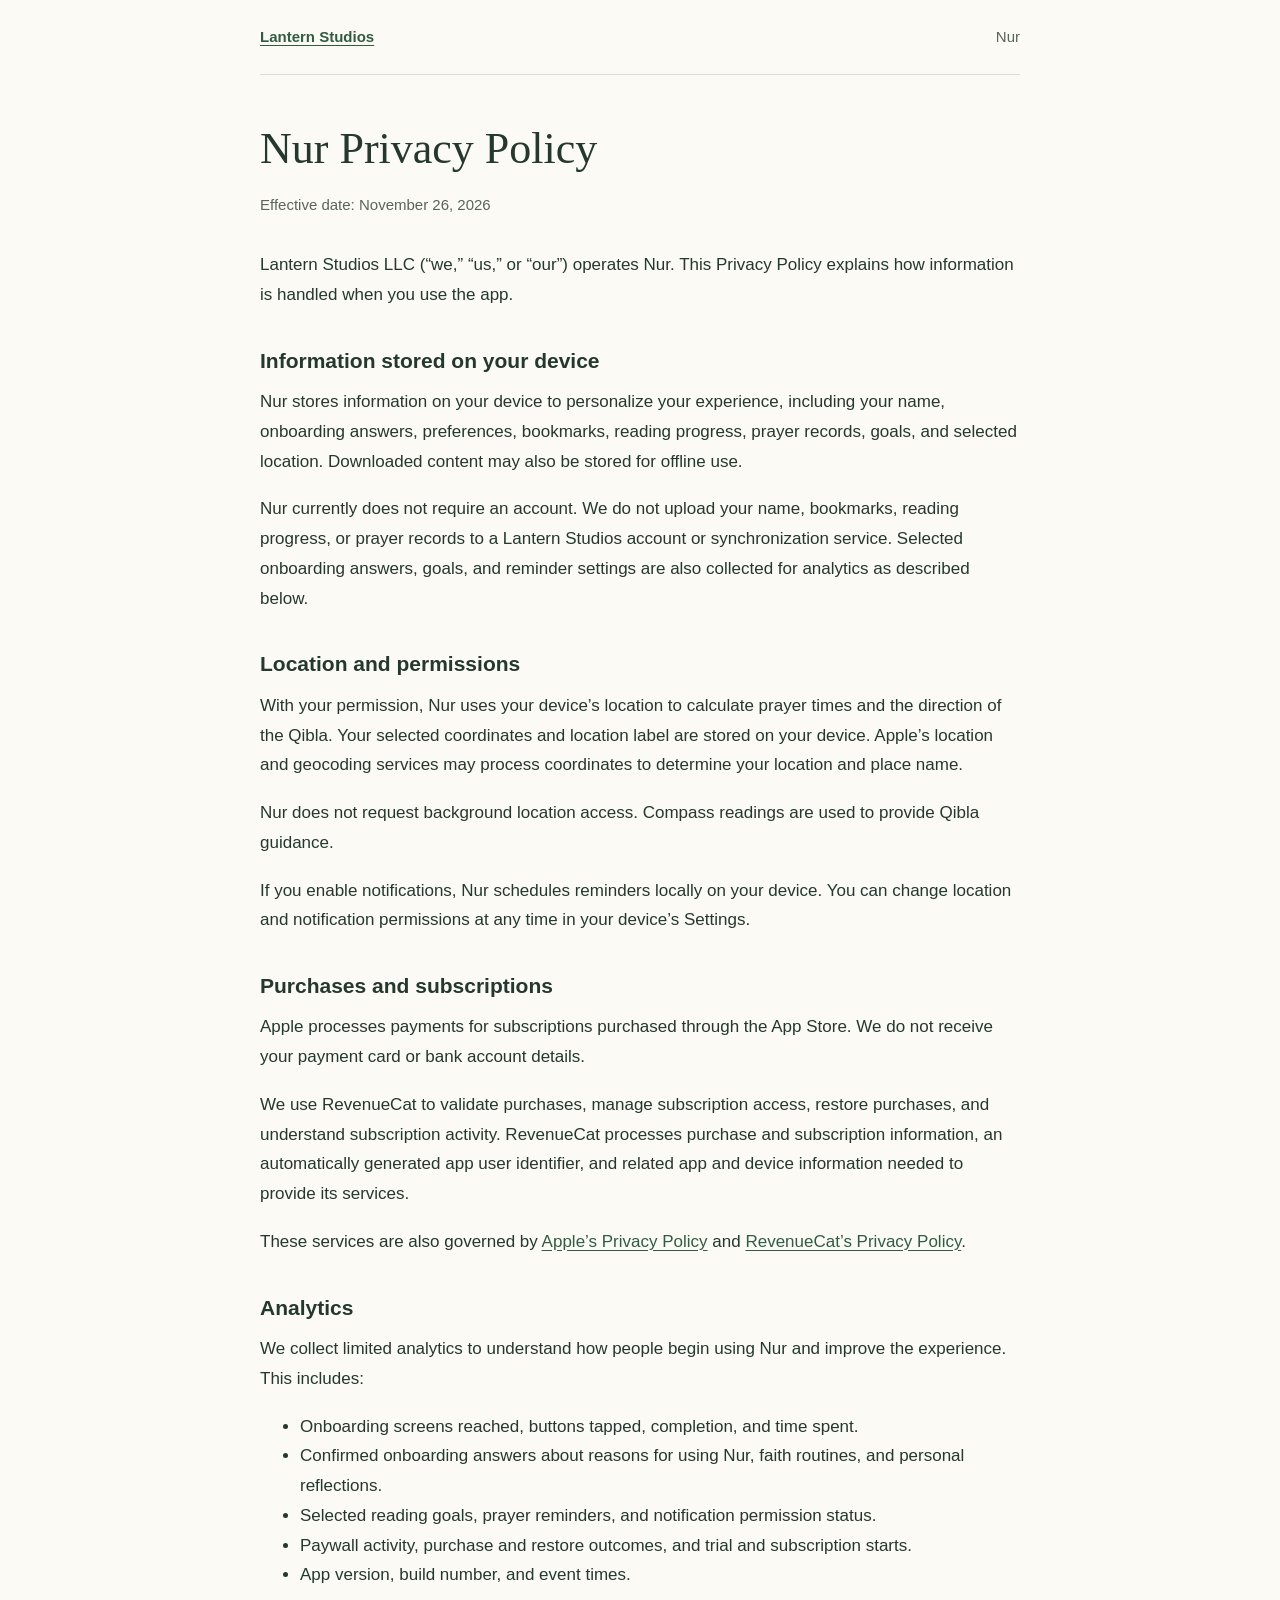
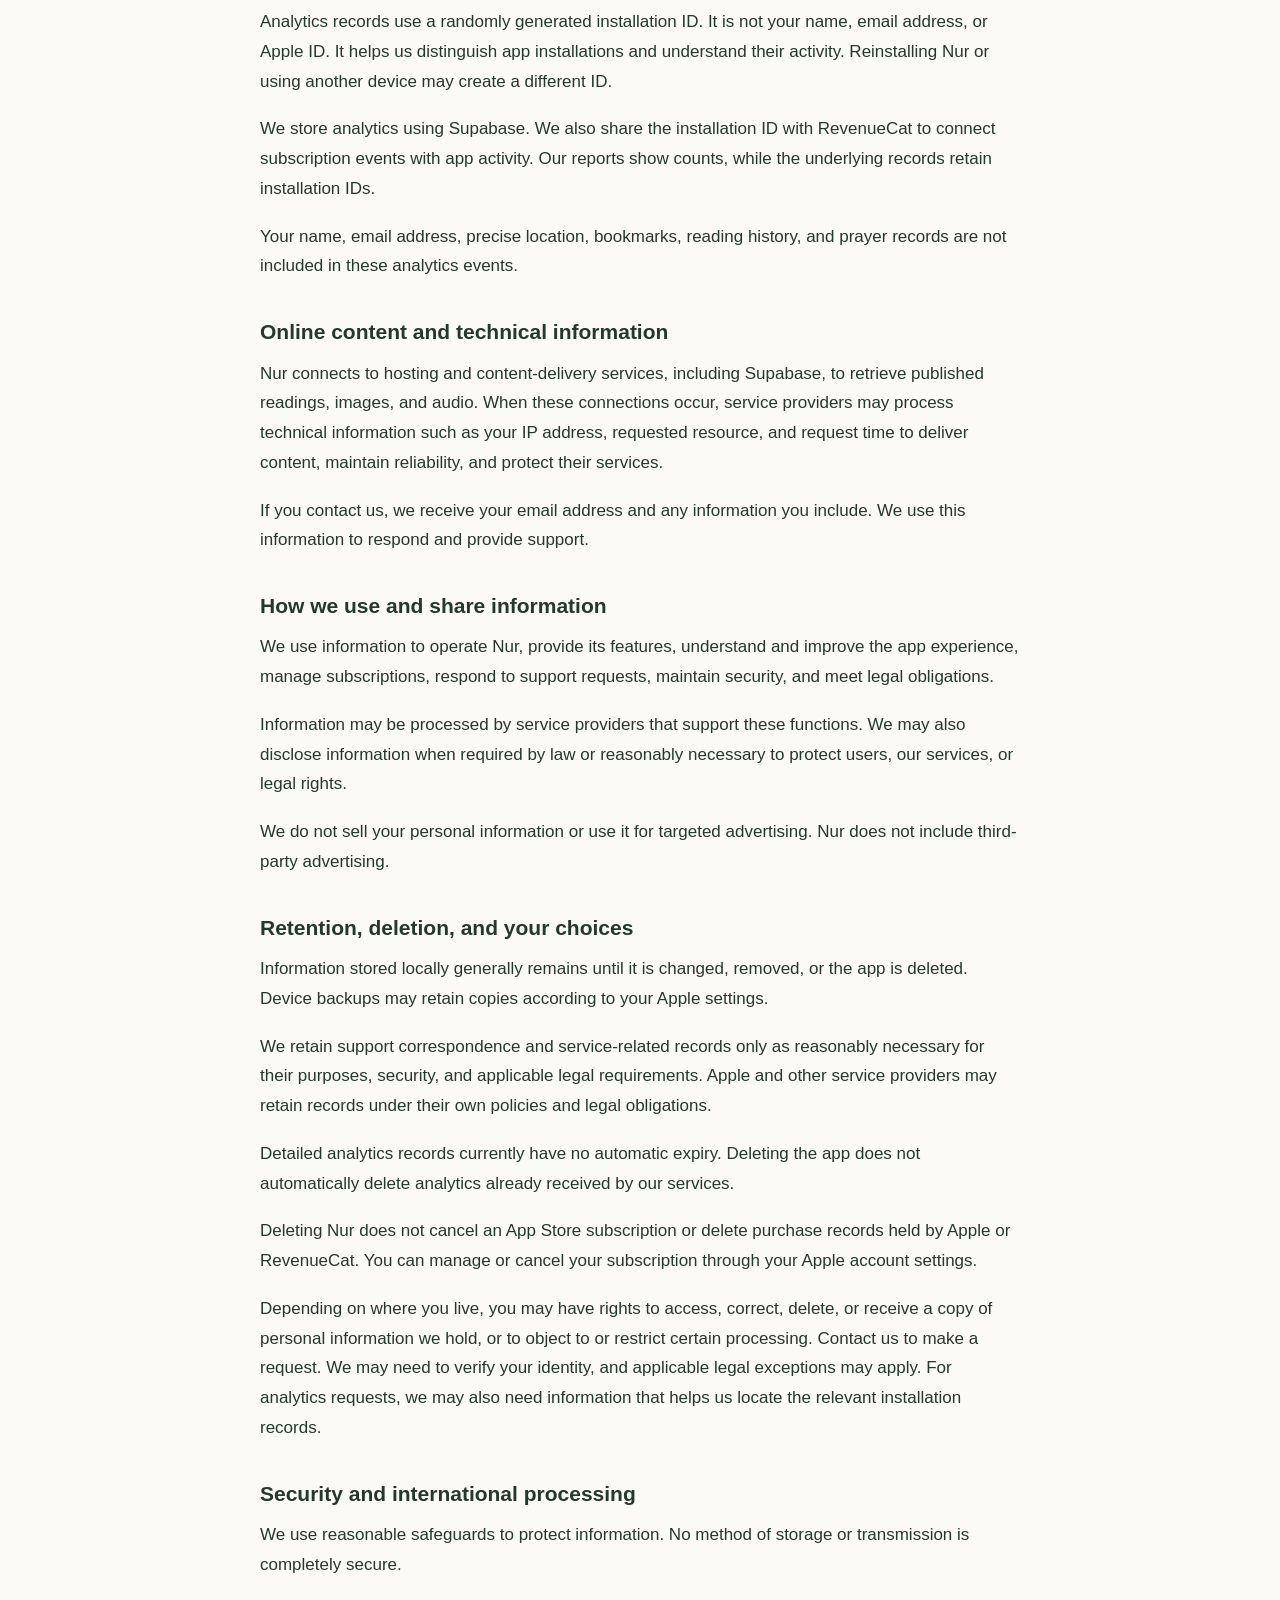
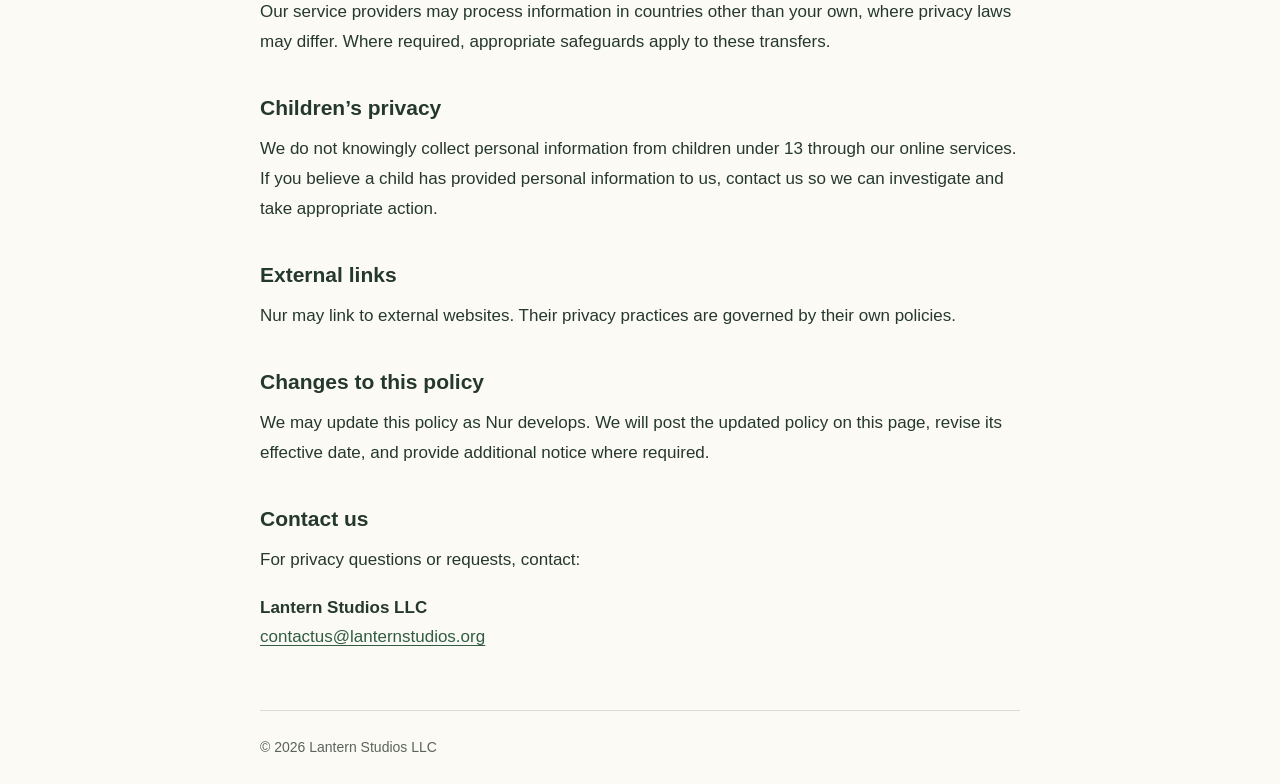
<file: index.html>
<!doctype html>
<html lang="en">
<head>
  <meta charset="utf-8">
  <meta name="viewport" content="width=device-width, initial-scale=1">
  <meta http-equiv="refresh" content="0;url=/privacy/">
  <title>Nur — Lantern Studios</title>
  <link rel="canonical" href="https://nur.lanternstudios.org/privacy/">
</head>
<body><p><a href="/privacy/">Read the Nur Privacy Policy</a></p></body>
</html>
</file>
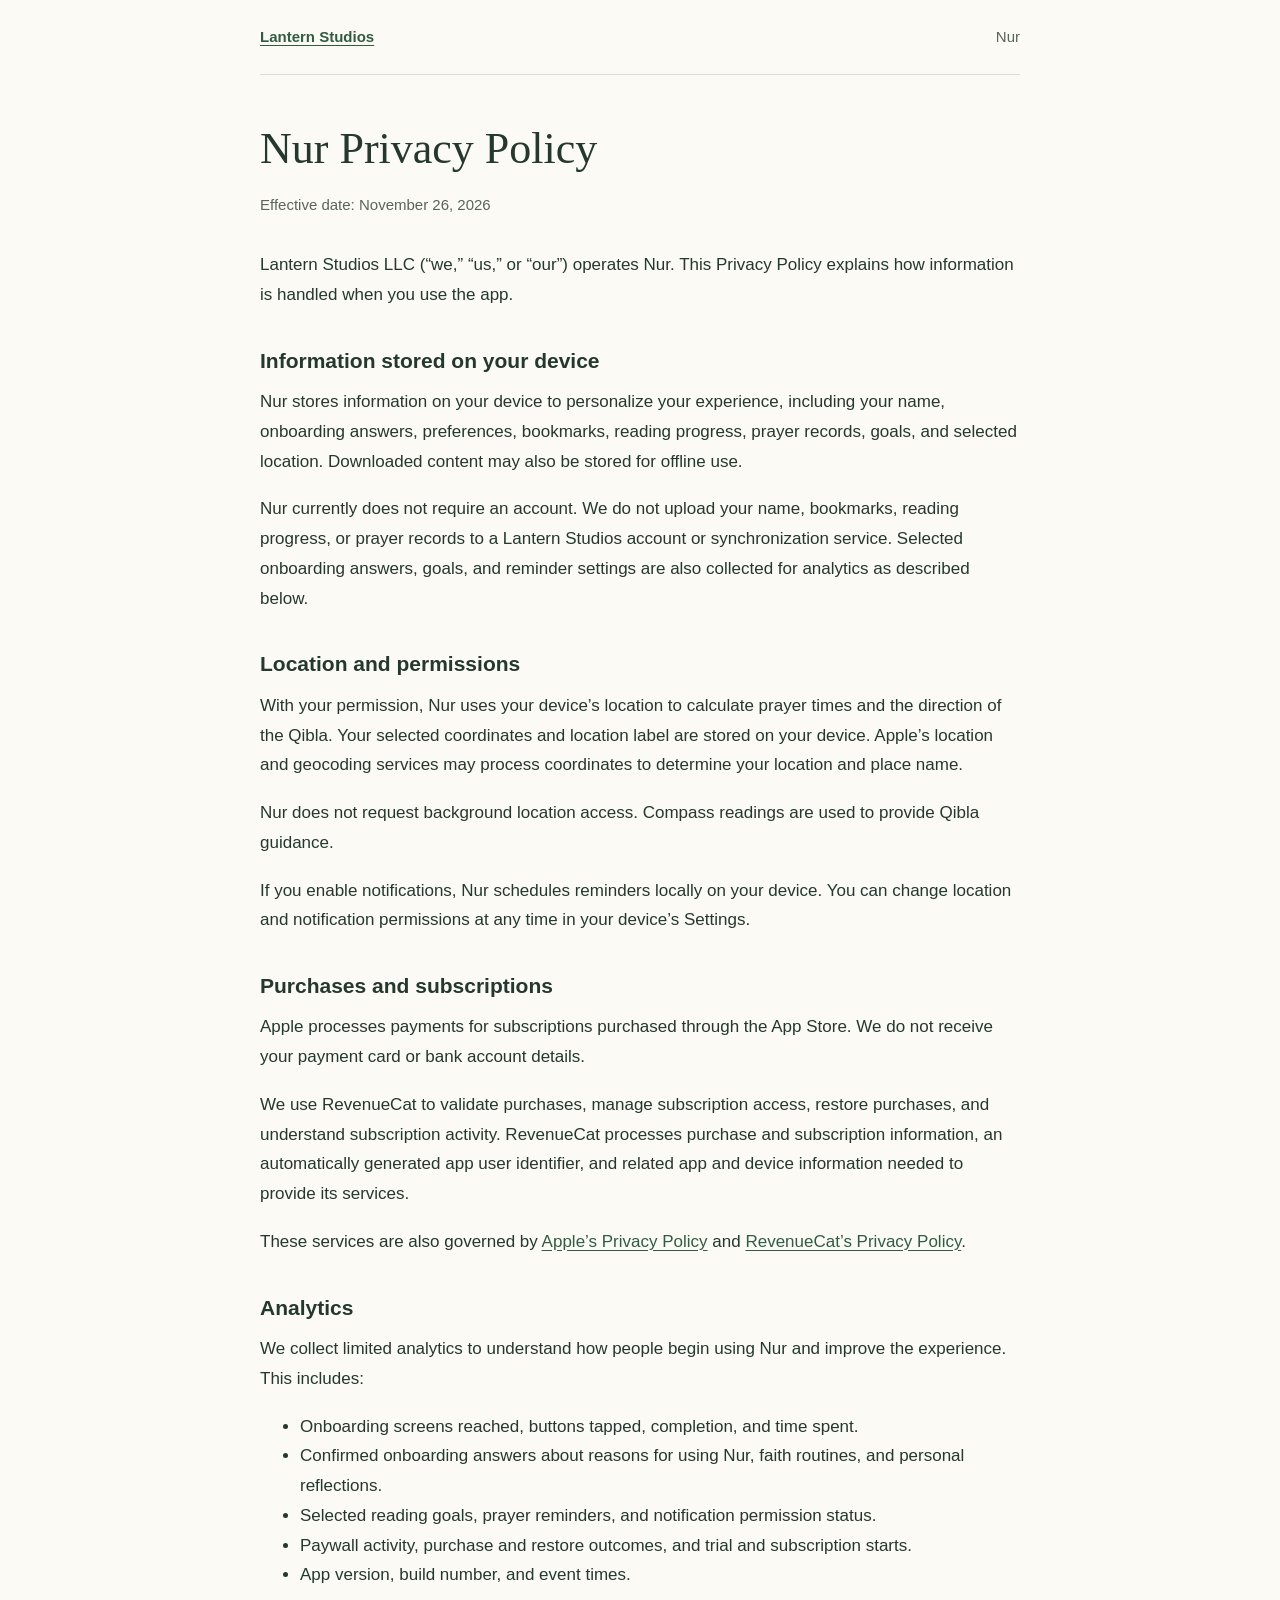
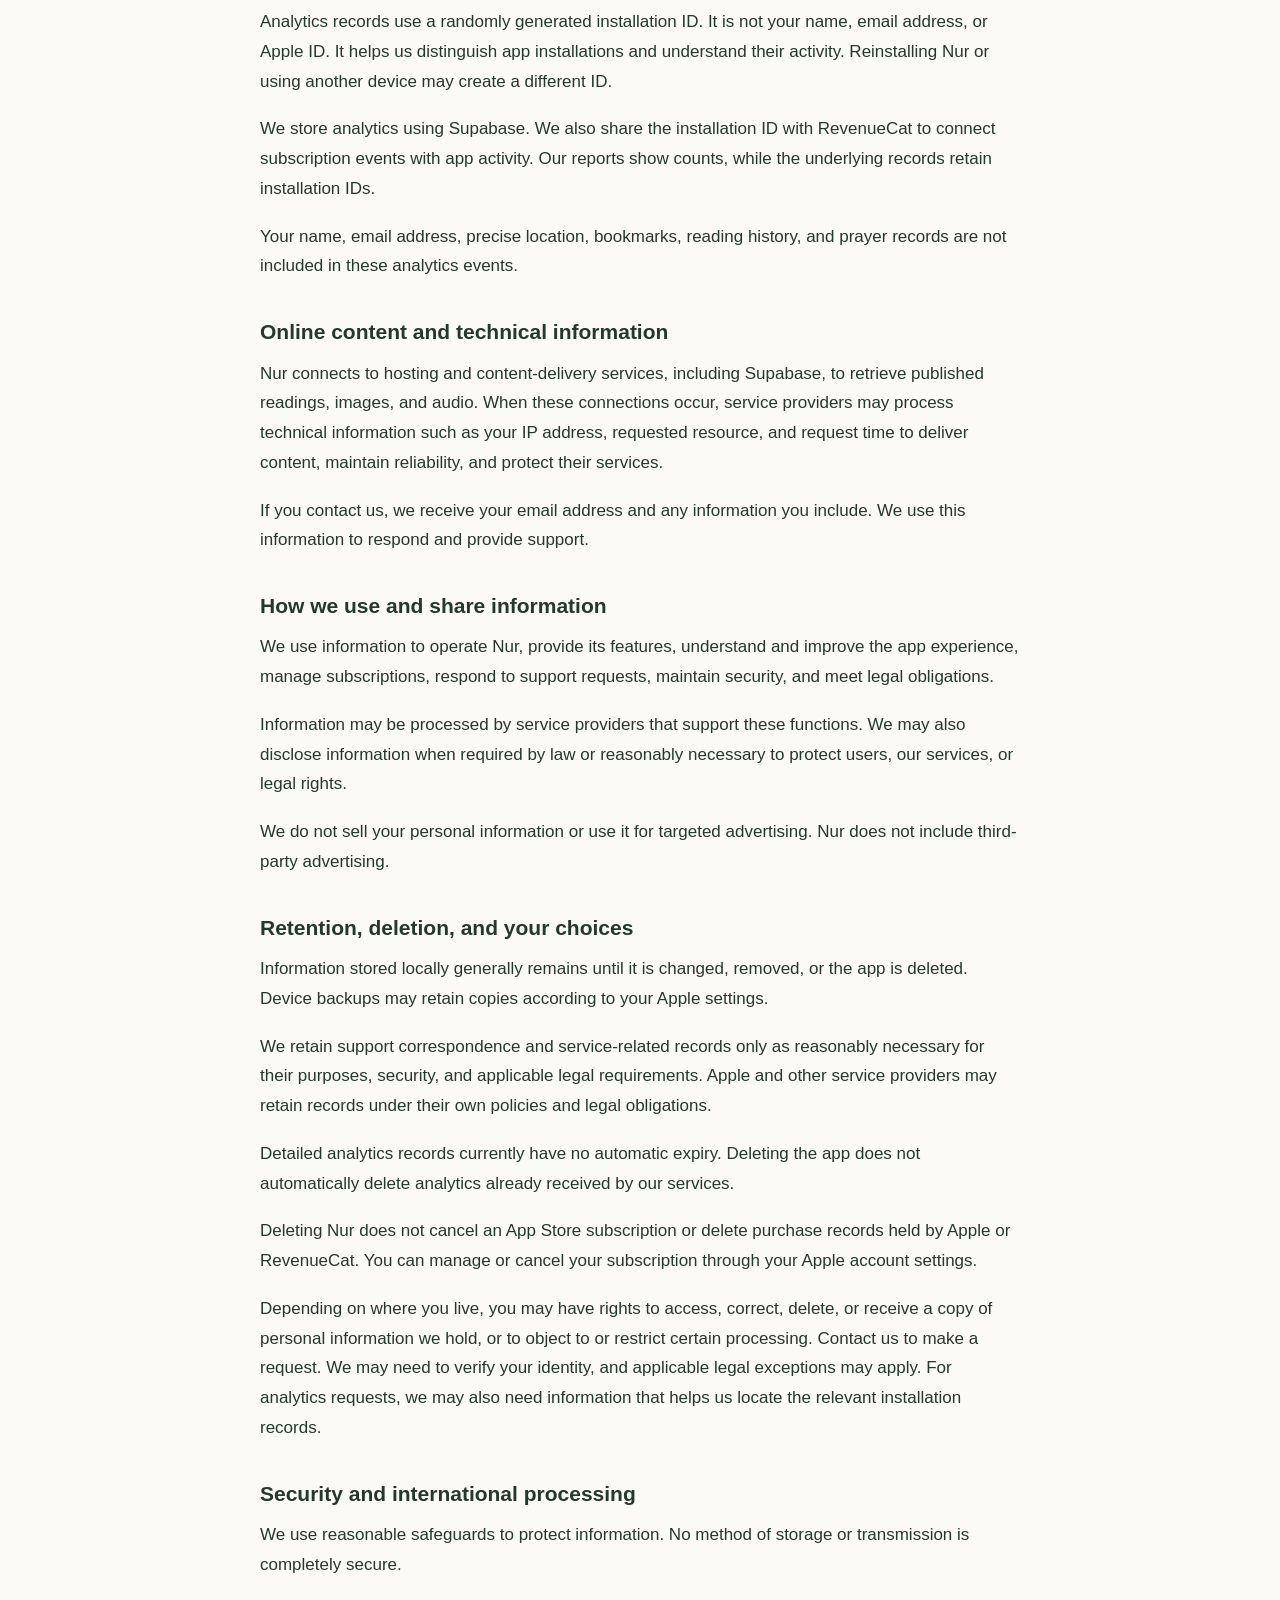
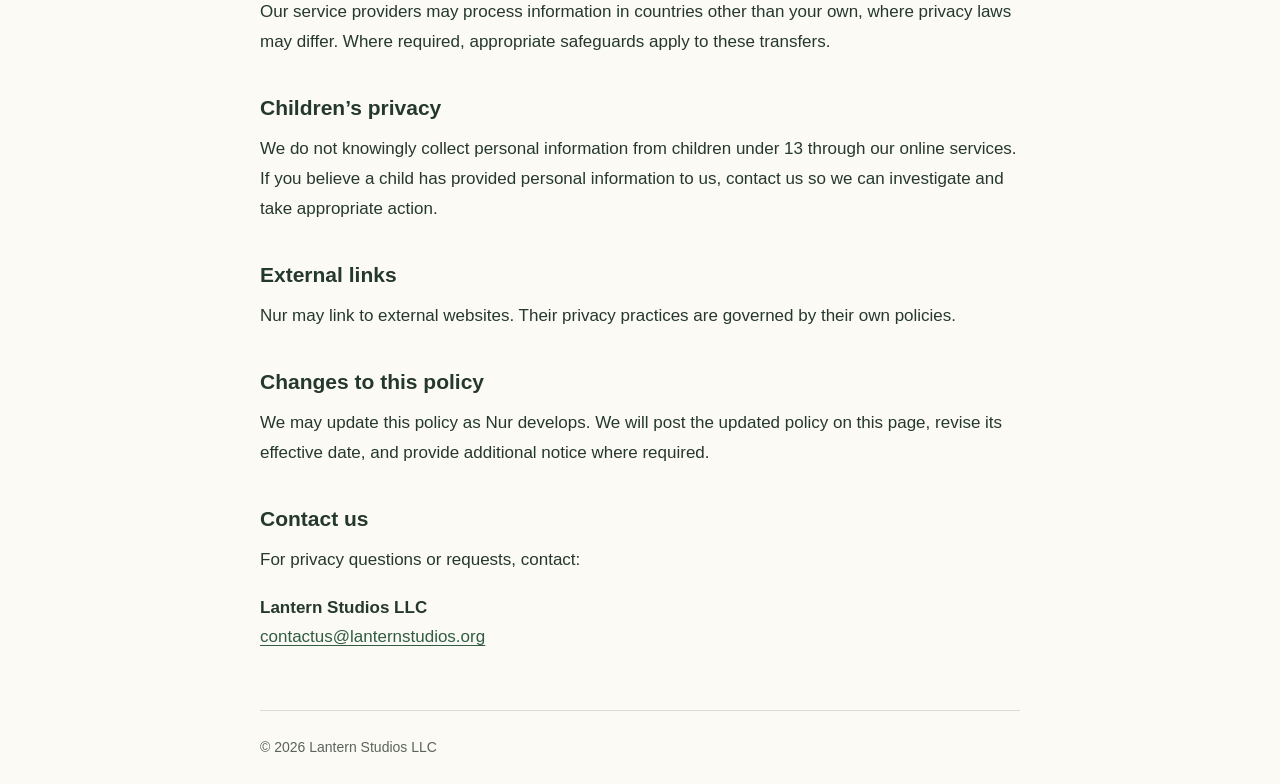
<file: privacy/index.html>
<!doctype html>
<html lang="en">
<head>
  <meta charset="utf-8">
  <meta name="viewport" content="width=device-width, initial-scale=1">
  <meta name="description" content="How Lantern Studios LLC handles information when you use Nur.">
  <title>Nur Privacy Policy — Lantern Studios</title>
  <link rel="canonical" href="https://nur.lanternstudios.org/privacy/">
  <link rel="stylesheet" href="/styles.css">
</head>
<body>
  <a class="skip" href="#policy">Skip to privacy policy</a>
  <header><a href="https://www.lanternstudios.org/">Lantern Studios</a><span>Nur</span></header>
  <main id="policy">
    <h1>Nur Privacy Policy</h1>
    <p class="date">Effective date: <time datetime="2026-11-26">November 26, 2026</time></p>
    <p>Lantern Studios LLC (“we,” “us,” or “our”) operates Nur. This Privacy Policy explains how information is handled when you use the app.</p>

    <h2>Information stored on your device</h2>
    <p>Nur stores information on your device to personalize your experience, including your name, onboarding answers, preferences, bookmarks, reading progress, prayer records, goals, and selected location. Downloaded content may also be stored for offline use.</p>
    <p>Nur currently does not require an account. We do not upload your name, bookmarks, reading progress, or prayer records to a Lantern Studios account or synchronization service. Selected onboarding answers, goals, and reminder settings are also collected for analytics as described below.</p>

    <h2>Location and permissions</h2>
    <p>With your permission, Nur uses your device’s location to calculate prayer times and the direction of the Qibla. Your selected coordinates and location label are stored on your device. Apple’s location and geocoding services may process coordinates to determine your location and place name.</p>
    <p>Nur does not request background location access. Compass readings are used to provide Qibla guidance.</p>
    <p>If you enable notifications, Nur schedules reminders locally on your device. You can change location and notification permissions at any time in your device’s Settings.</p>

    <h2>Purchases and subscriptions</h2>
    <p>Apple processes payments for subscriptions purchased through the App Store. We do not receive your payment card or bank account details.</p>
    <p>We use RevenueCat to validate purchases, manage subscription access, restore purchases, and understand subscription activity. RevenueCat processes purchase and subscription information, an automatically generated app user identifier, and related app and device information needed to provide its services.</p>
    <p>These services are also governed by <a href="https://www.apple.com/legal/privacy/">Apple’s Privacy Policy</a> and <a href="https://www.revenuecat.com/privacy-policy">RevenueCat’s Privacy Policy</a>.</p>

    <h2>Analytics</h2>
    <p>We collect limited analytics to understand how people begin using Nur and improve the experience. This includes:</p>
    <ul>
      <li>Onboarding screens reached, buttons tapped, completion, and time spent.</li>
      <li>Confirmed onboarding answers about reasons for using Nur, faith routines, and personal reflections.</li>
      <li>Selected reading goals, prayer reminders, and notification permission status.</li>
      <li>Paywall activity, purchase and restore outcomes, and trial and subscription starts.</li>
      <li>App version, build number, and event times.</li>
    </ul>
    <p>Analytics records use a randomly generated installation ID. It is not your name, email address, or Apple ID. It helps us distinguish app installations and understand their activity. Reinstalling Nur or using another device may create a different ID.</p>
    <p>We store analytics using Supabase. We also share the installation ID with RevenueCat to connect subscription events with app activity. Our reports show counts, while the underlying records retain installation IDs.</p>
    <p>Your name, email address, precise location, bookmarks, reading history, and prayer records are not included in these analytics events.</p>

    <h2>Online content and technical information</h2>
    <p>Nur connects to hosting and content-delivery services, including Supabase, to retrieve published readings, images, and audio. When these connections occur, service providers may process technical information such as your IP address, requested resource, and request time to deliver content, maintain reliability, and protect their services.</p>
    <p>If you contact us, we receive your email address and any information you include. We use this information to respond and provide support.</p>

    <h2>How we use and share information</h2>
    <p>We use information to operate Nur, provide its features, understand and improve the app experience, manage subscriptions, respond to support requests, maintain security, and meet legal obligations.</p>
    <p>Information may be processed by service providers that support these functions. We may also disclose information when required by law or reasonably necessary to protect users, our services, or legal rights.</p>
    <p>We do not sell your personal information or use it for targeted advertising. Nur does not include third-party advertising.</p>

    <h2>Retention, deletion, and your choices</h2>
    <p>Information stored locally generally remains until it is changed, removed, or the app is deleted. Device backups may retain copies according to your Apple settings.</p>
    <p>We retain support correspondence and service-related records only as reasonably necessary for their purposes, security, and applicable legal requirements. Apple and other service providers may retain records under their own policies and legal obligations.</p>
    <p>Detailed analytics records currently have no automatic expiry. Deleting the app does not automatically delete analytics already received by our services.</p>
    <p>Deleting Nur does not cancel an App Store subscription or delete purchase records held by Apple or RevenueCat. You can manage or cancel your subscription through your Apple account settings.</p>
    <p>Depending on where you live, you may have rights to access, correct, delete, or receive a copy of personal information we hold, or to object to or restrict certain processing. Contact us to make a request. We may need to verify your identity, and applicable legal exceptions may apply. For analytics requests, we may also need information that helps us locate the relevant installation records.</p>

    <h2>Security and international processing</h2>
    <p>We use reasonable safeguards to protect information. No method of storage or transmission is completely secure.</p>
    <p>Our service providers may process information in countries other than your own, where privacy laws may differ. Where required, appropriate safeguards apply to these transfers.</p>

    <h2>Children’s privacy</h2>
    <p>We do not knowingly collect personal information from children under 13 through our online services. If you believe a child has provided personal information to us, contact us so we can investigate and take appropriate action.</p>

    <h2>External links</h2>
    <p>Nur may link to external websites. Their privacy practices are governed by their own policies.</p>

    <h2>Changes to this policy</h2>
    <p>We may update this policy as Nur develops. We will post the updated policy on this page, revise its effective date, and provide additional notice where required.</p>

    <h2>Contact us</h2>
    <p>For privacy questions or requests, contact:</p>
    <p><strong>Lantern Studios LLC</strong><br><a href="mailto:contactus@lanternstudios.org">contactus@lanternstudios.org</a></p>
  </main>
  <footer>© 2026 Lantern Studios LLC</footer>
</body>
</html>
</file>
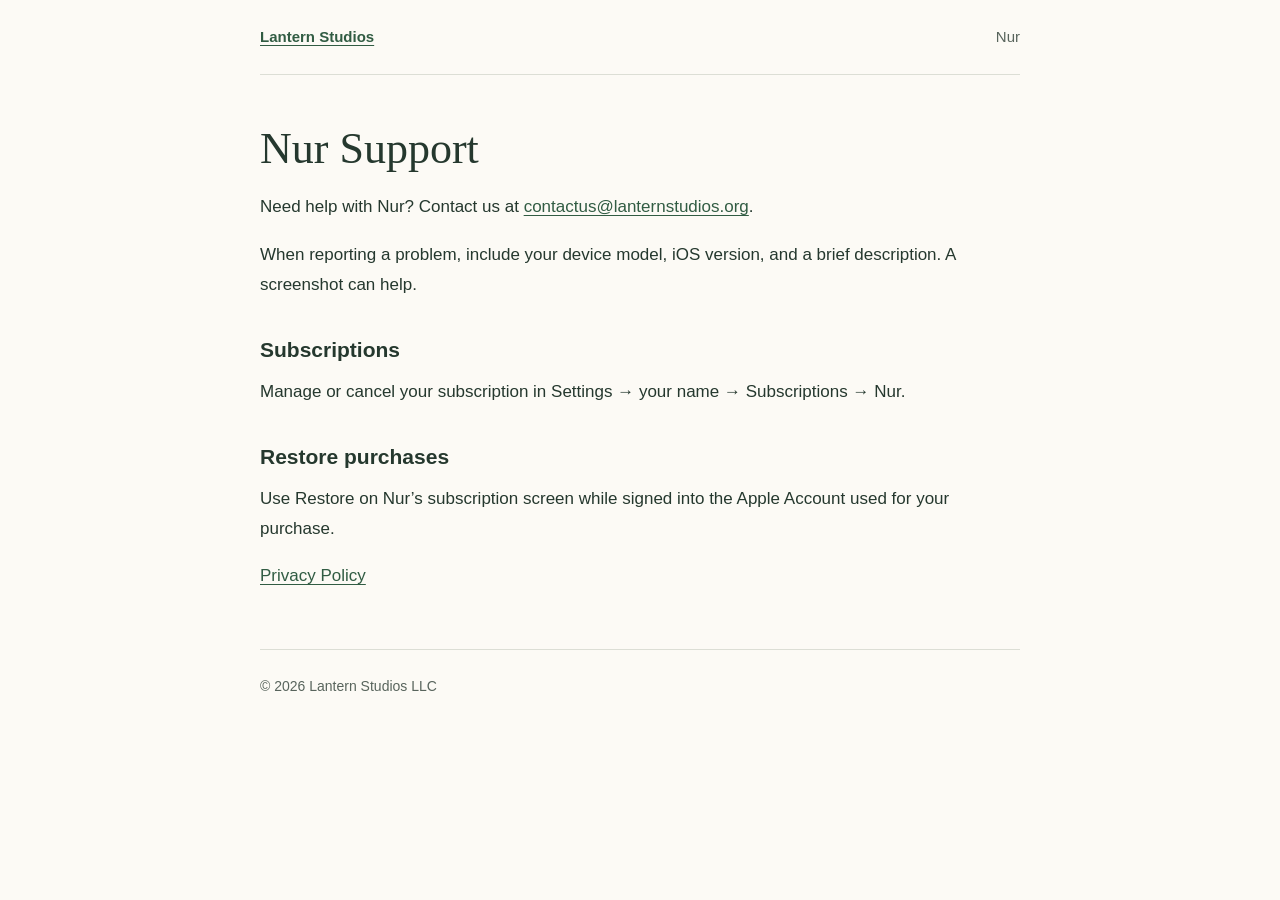
<file: support/index.html>
<!doctype html>
<html lang="en">
<head>
  <meta charset="utf-8">
  <meta name="viewport" content="width=device-width, initial-scale=1">
  <meta name="description" content="Get help with Nur, manage your subscription, and restore purchases.">
  <title>Nur Support — Lantern Studios</title>
  <link rel="canonical" href="https://nur.lanternstudios.org/support/">
  <link rel="stylesheet" href="/styles.css">
</head>
<body>
  <a class="skip" href="#support">Skip to support</a>
  <header><a href="https://www.lanternstudios.org/">Lantern Studios</a><span>Nur</span></header>
  <main id="support">
    <h1>Nur Support</h1>
    <p>Need help with Nur? Contact us at <a href="mailto:contactus@lanternstudios.org">contactus@lanternstudios.org</a>.</p>
    <p>When reporting a problem, include your device model, iOS version, and a brief description. A screenshot can help.</p>

    <h2>Subscriptions</h2>
    <p>Manage or cancel your subscription in Settings → your name → Subscriptions → Nur.</p>

    <h2>Restore purchases</h2>
    <p>Use Restore on Nur’s subscription screen while signed into the Apple Account used for your purchase.</p>

    <p><a href="/privacy/">Privacy Policy</a></p>
  </main>
  <footer>© 2026 Lantern Studios LLC</footer>
</body>
</html>
</file>
<file: styles.css>
:root { color-scheme: light; font-family: -apple-system, BlinkMacSystemFont, "Segoe UI", sans-serif; color: #25382e; background: #fcfaf5; }
* { box-sizing: border-box; }
body { margin: 0; font-size: 17px; line-height: 1.75; }
header, main, footer { width: min(100% - 40px, 760px); margin-inline: auto; }
header { display: flex; justify-content: space-between; align-items: center; padding-block: 24px; border-bottom: 1px solid #dcded5; font-size: 15px; gap: 24px; }
header a { font-weight: 600; }
header span, .date, footer { color: #58645c; }
main { padding-block: 48px 40px; }
h1 { font-family: Georgia, serif; font-size: clamp(32px, 6vw, 44px); line-height: 1.2; font-weight: 500; margin: 0 0 16px; }
h2 { font-size: 21px; line-height: 1.4; margin: 36px 0 12px; }
p { margin: 0 0 18px; }
.date { font-size: 15px; margin-bottom: 32px; }
a { color: #315c43; text-underline-offset: 3px; overflow-wrap: anywhere; }
a:hover { text-decoration-thickness: 2px; }
a:focus-visible { outline: 2px solid #315c43; outline-offset: 4px; border-radius: 2px; }
footer { border-top: 1px solid #dcded5; padding-block: 24px; font-size: 14px; }
.skip { position: absolute; left: 16px; top: -100px; background: #fff; padding: 12px; }
.skip:focus { top: 12px; }
@media (max-width: 480px) { main { padding-top: 32px; } body { font-size: 16px; } }
@media print { body { background: white; color: black; font-size: 11pt; } header, footer, .skip { display: none; } main { width: 100%; padding: 0; } h2 { break-after: avoid; } p { orphans: 3; widows: 3; } }
</file>
